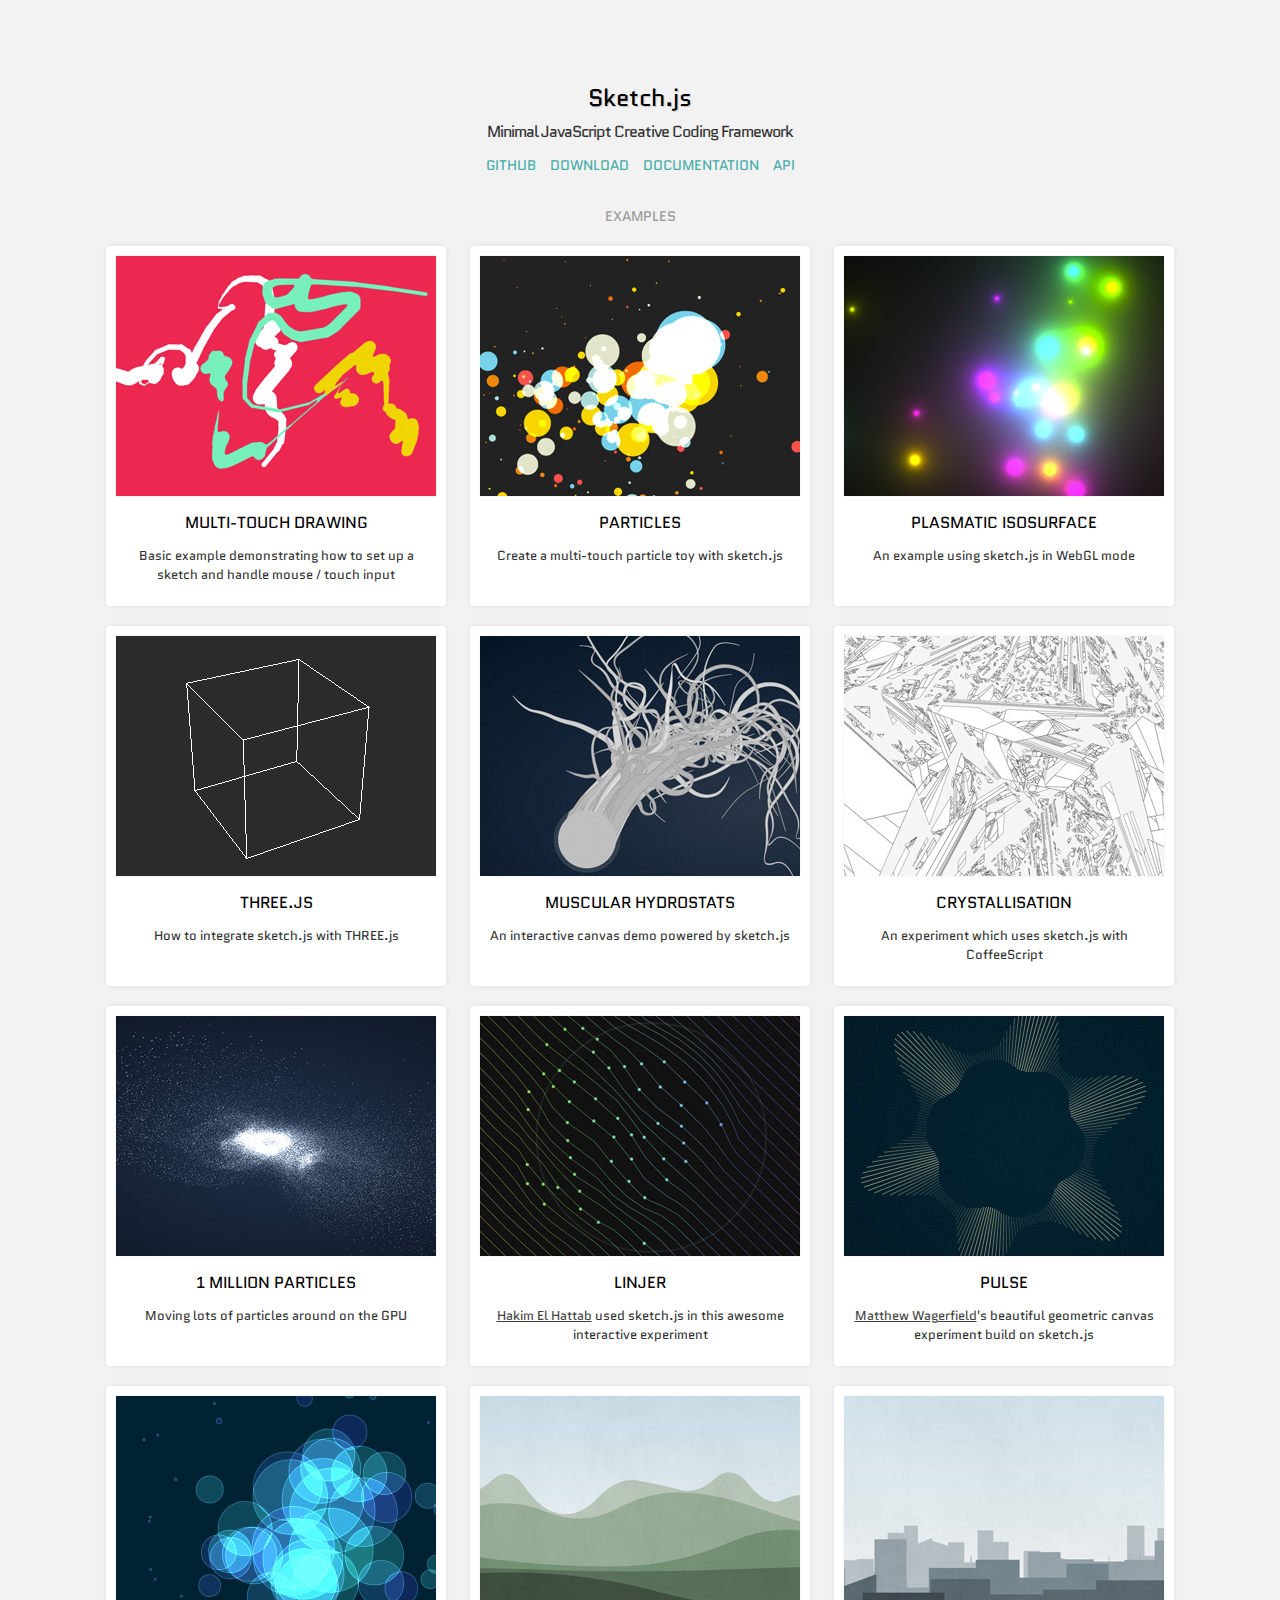
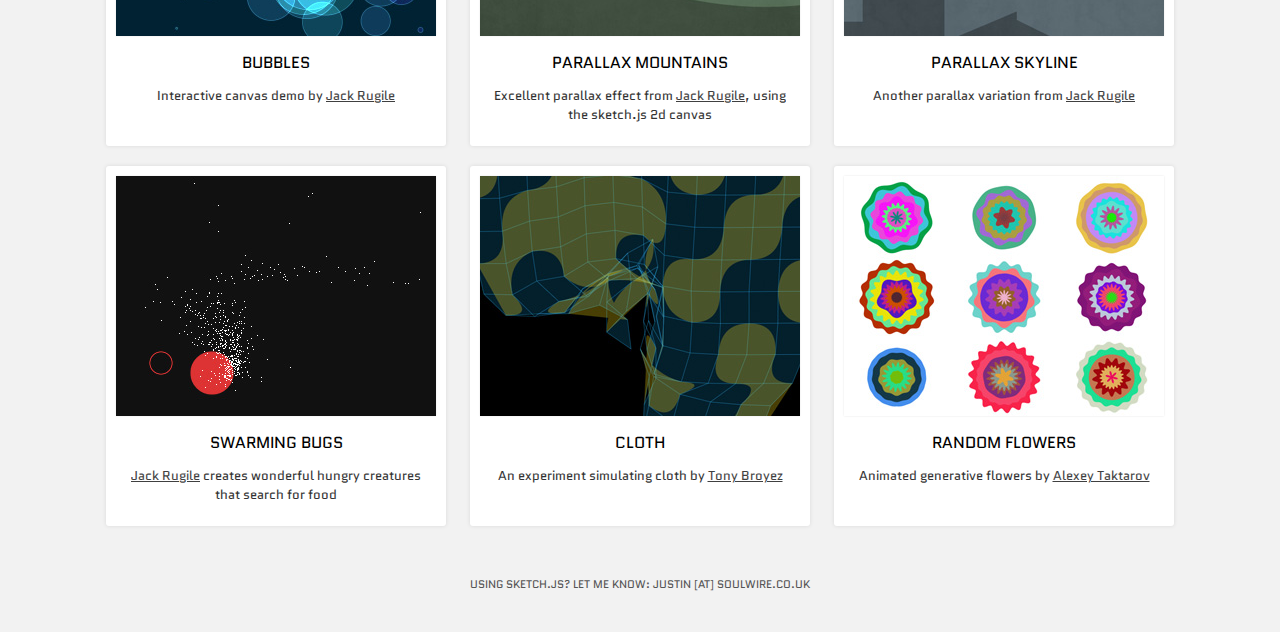
<file: sketch.js-master/index.html>
<html>
    <head>
        <title>sketch.js</title>
        <link rel="stylesheet" href="examples/css/main.css">
    </head>
    <body>
        <header class="introduction">
            <hgroup>
                <h1>Sketch.js</h1>
                <h2>Minimal JavaScript Creative Coding Framework</h2>
            </hgroup>
        </header>
        <nav class="navigation">
            <a href="https://github.com/soulwire/sketch.js">Github</a>
            <a href="https://github.com/soulwire/sketch.js/archive/master.zip">Download</a>
            <a href="https://github.com/soulwire/sketch.js/wiki/">Documentation</a>
            <a href="https://github.com/soulwire/sketch.js/wiki/API">API</a>
        </nav>
        <section class="showcase">
            <h3>Examples</h3>
            <figure>
                <a href="examples/drawing.html" target="_blank">
                    <img src="examples/img/drawing.jpg">
                </a>
                <figcaption>
                    <strong>Multi-touch drawing</strong>
                    <p>Basic example demonstrating how to set up a sketch and handle mouse / touch input</p>
                </figcaption>
            </figure>
            <figure>
                <a href="examples/particles.html" target="_blank">
                    <img src="examples/img/particles.jpg">
                </a>
                <figcaption>
                    <strong>Particles</strong>
                    <p>Create a multi-touch particle toy with sketch.js</p>
                </figcaption>
            </figure>
            <figure>
                <a href="http://soulwire.github.com/Plasmatic-Isosurface/" target="_blank">
                    <img src="examples/img/plasma.jpg">
                </a>
                <figcaption>
                    <strong>Plasmatic Isosurface</strong>
                    <p>An example using sketch.js in WebGL mode</p>
                </figcaption>
            </figure>
            <figure>
                <a href="examples/three.html" target="_blank">
                    <img src="examples/img/three.jpg">
                </a>
                <figcaption>
                    <strong>THREE.js</strong>
                    <p>How to integrate sketch.js with THREE.js</p>
                </figcaption>
            </figure>
            <figure>
                <a href="http://soulwire.github.com/Muscular-Hydrostats/" target="_blank">
                    <img src="examples/img/tentacles.jpg">
                </a>
                <figcaption>
                    <strong>Muscular Hydrostats</strong>
                    <p>An interactive canvas demo powered by sketch.js</p>
                </figcaption>
            </figure>
            <figure>
                <a href="http://soulwire.github.com/Crystallisation/" target="_blank">
                    <img src="examples/img/crystallization.jpg">
                </a>
                <figcaption>
                    <strong>Crystallisation</strong>
                    <p>An experiment which uses sketch.js with CoffeeScript</p>
                </figcaption>
            </figure>
            <figure>
                <a href="http://soulwire.github.io/WebGL-GPU-Particles/" target="_blank">
                    <img src="examples/img/webgl-particles.jpg">
                </a>
                <figcaption>
                    <strong>1 Million Particles</strong>
                    <p>Moving lots of particles around on the GPU</p>
                </figcaption>
            </figure>
            <figure>
                <a href="http://lab.hakim.se/linjer/" target="_blank">
                    <img src="examples/img/linjer.jpg">
                </a>
                <figcaption>
                    <strong>Linjer</strong>
                    <p><a href="http://hakim.se/" target="_blank">Hakim El Hattab</a> used sketch.js in this awesome interactive experiment</p>
                </figcaption>
            </figure>
            <figure>
                <a href="http://codepen.io/MatthewWagerfield/full/ueIln" target="_blank">
                    <img src="examples/img/pulse.jpg">
                </a>
                <figcaption>
                    <strong>Pulse</strong>
                    <p><a href="http://wagerfield.com/" target="_blank">Matthew Wagerfield</a>'s beautiful geometric canvas experiment build on sketch.js</p>
                </figcaption>
            </figure>
            <figure>
                <a href="http://codepen.io/jackrugile/full/IjKLt" target="_blank">
                    <img src="examples/img/bubbles.jpg">
                </a>
                <figcaption>
                    <strong>Bubbles</strong>
                    <p>Interactive canvas demo by <a href="http://jackrugile.com/" target="_blank">Jack Rugile</a></p>
                </figcaption>
            </figure>
            <figure>
                <a href="http://codepen.io/jackrugile/full/Apfyn" target="_blank">
                    <img src="examples/img/parallax.jpg">
                </a>
                <figcaption>
                    <strong>Parallax Mountains</strong>
                    <p>Excellent parallax effect from <a href="http://jackrugile.com/" target="_blank">Jack Rugile</a>, using the sketch.js 2d canvas</p>
                </figcaption>
            </figure>
            <figure>
                <a href="http://codepen.io/jackrugile/full/qLCuE" target="_blank">
                    <img src="examples/img/skyline.jpg">
                </a>
                <figcaption>
                    <strong>Parallax Skyline</strong>
                    <p>Another parallax variation from <a href="http://jackrugile.com/" target="_blank">Jack Rugile</a></p>
                </figcaption>
            </figure>
            <figure>
                <a href="http://codepen.io/jackrugile/full/swLat" target="_blank">
                    <img src="examples/img/swarm.jpg">
                </a>
                <figcaption>
                    <strong>Swarming Bugs</strong>
                    <p><a href="http://jackrugile.com/" target="_blank">Jack Rugile</a> creates wonderful hungry creatures that search for food</p>
                </figcaption>
            </figure>
            <figure>
                <a href="http://refactored.fr/physics/sketch/" target="_blank">
                    <img src="examples/img/cloth.jpg">
                </a>
                <figcaption>
                    <strong>Cloth</strong>
                    <p>An experiment simulating cloth by <a href="http://refactored.fr/" target="_blank">Tony Broyez</a></p>
                </figcaption>
            </figure>
            <figure>
                <a href="http://codepen.io/molefrog/full/pilHJ" target="_blank">
                    <img src="examples/img/flowers.jpg">
                </a>
                <figcaption>
                    <strong>Random Flowers</strong>
                    <p>Animated generative flowers by <a href="http://molefrog.com/" target="_blank">Alexey Taktarov</a></p>
                </figcaption>
            </figure>
        </section>
        <footer class="footer">
            <p>Using sketch.js? Let me know: justin [at] soulwire.co.uk</p>
        </footer>
    </body>
</html>
</file>
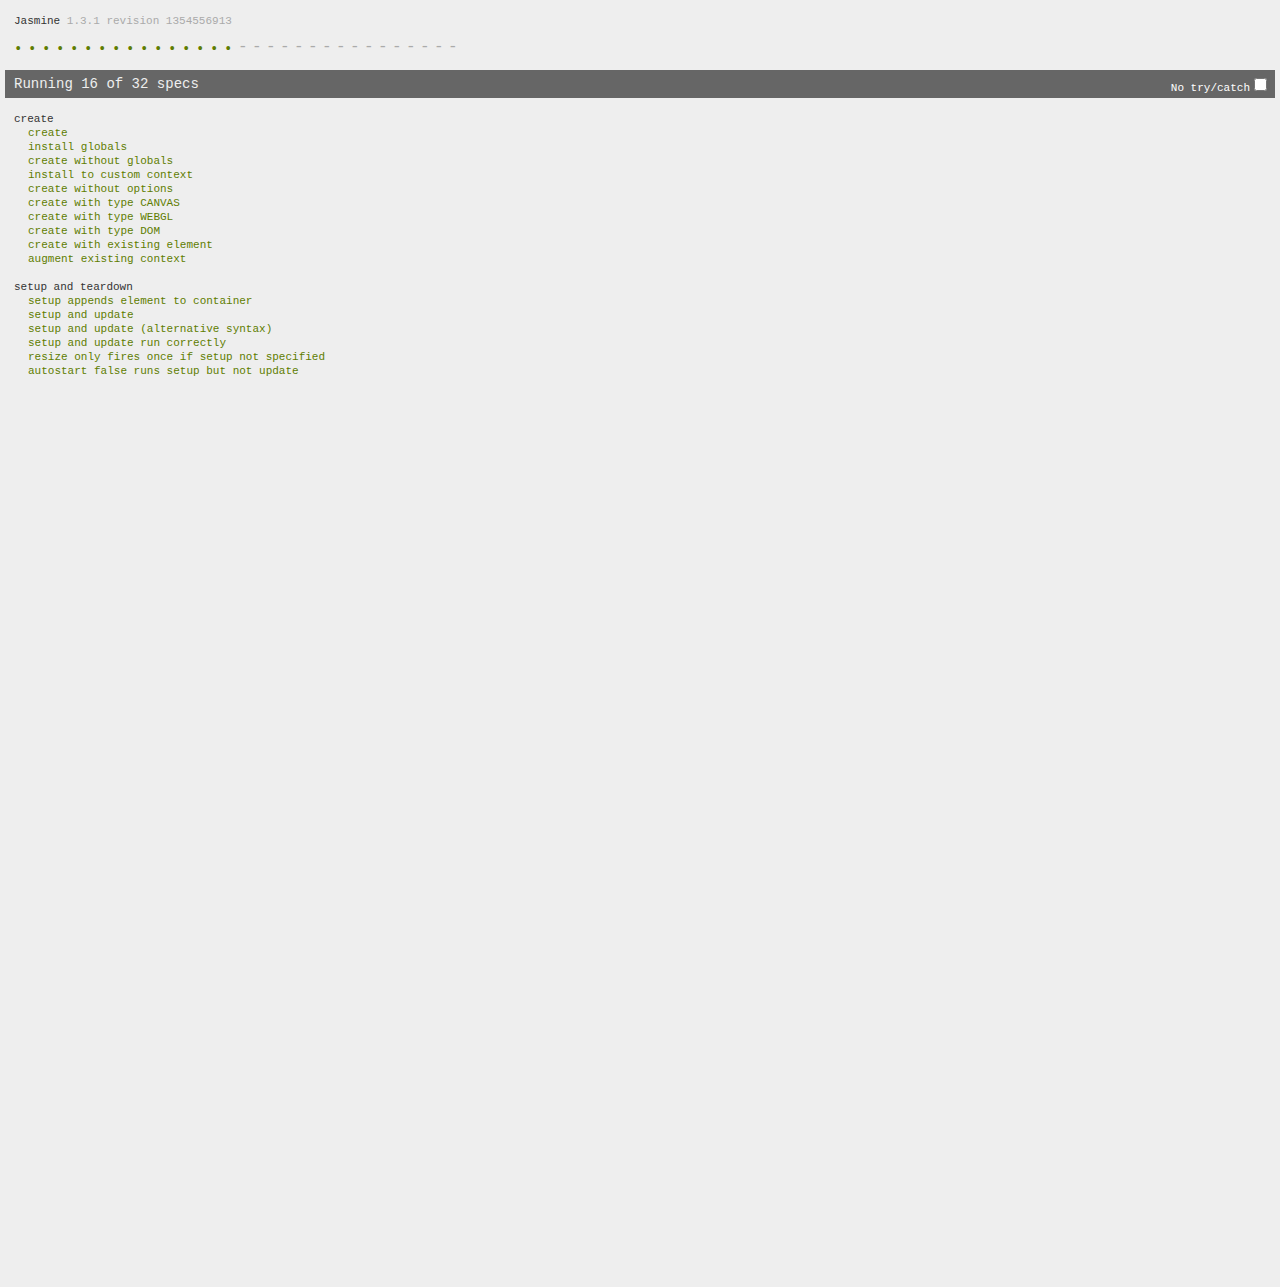
<file: sketch.js-master/tests/index.html>
<!doctype html>
<html>
<head>
    <title>Sketch.js Test Suite</title>
    <link rel="shortcut icon" type="image/png" href="jasmine/jasmine_favicon.png">
    <link rel="stylesheet" type="text/css" href="jasmine/jasmine.css">
    <meta name="viewport" content="width=device-width, initial-scale=1">
    <meta charset="UTF-8">
</head>
<body>
    <!-- Jasmine -->
    <script src="jasmine/jasmine.js"></script>
    <script src="jasmine/jasmine-html.js"></script>
    <!-- Sketch -->
    <script src="../js/sketch.js"></script>
    <!-- Specs -->
    <script src="spec/sketch.js"></script>
    <script>
        
        (function() {

            var jasmineEnv = jasmine.getEnv();
            jasmineEnv.updateInterval = 1000;

            var htmlReporter = new jasmine.HtmlReporter();

            jasmineEnv.addReporter( htmlReporter );

            jasmineEnv.specFilter = function( spec ) {
                return htmlReporter.specFilter( spec );
            };

            var currentWindowOnload = window.onload;

            window.onload = function() {

                if (currentWindowOnload) {
                    currentWindowOnload();
                }

                execJasmine();
            };

            function execJasmine() {
                jasmineEnv.execute();
            }

        })();

    </script>
</body>
</html>
</file>
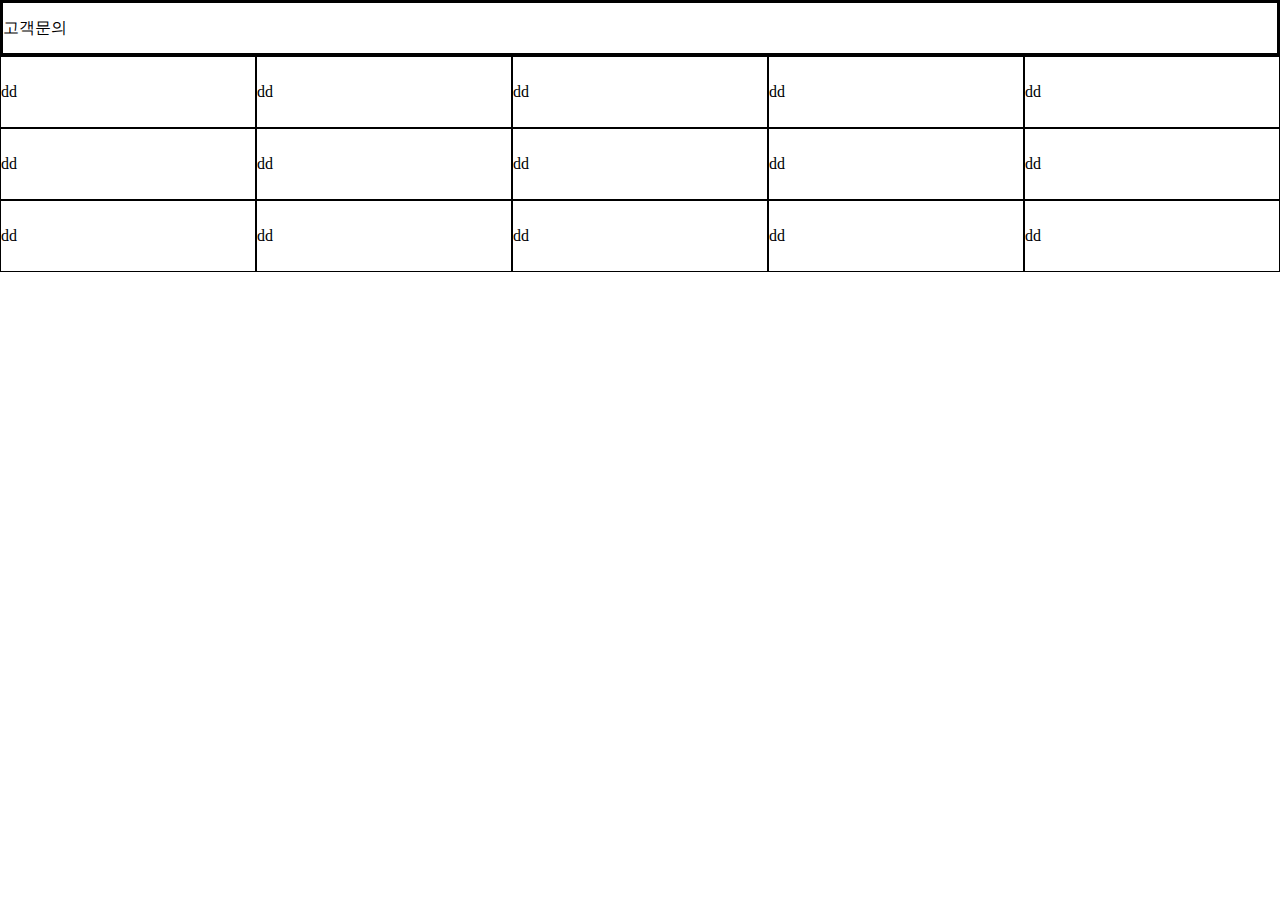
<file: 게시판 구조 예시.html>
<!DOCTYPE html>
<html lang="en">
<head>
    <meta charset="UTF-8">
    <title>Document</title>
</head>
<style>
    .title{width : 100%; border : 3px solid black; box-sizing: border-box; line-height : 50px;}
    *{margin : 0px; padding : 0px;}
    li,ol,ul{list-style: none;}
    body >ul>li{border : 1px solid black; box-sizing: border-box;}
    ul{}
    li{float : left;
    width : 20%; line-height : 70px;}
</style>

<body>
   <div class="title">고객문의</div>
   <ul>
       <li>dd</li>
       <li>dd</li>
       <li>dd</li>
       <li>dd</li>
       <li>dd</li>
   </ul>    
    <ul>
       <li>dd</li>
       <li>dd</li>
       <li>dd</li>
       <li>dd</li>
       <li>dd</li>
   </ul>    
      <ul>
       <li>dd</li>
       <li>dd</li>
       <li>dd</li>
       <li>dd</li>
       <li>dd</li>
   </ul>    
</body>
</html>
</file>
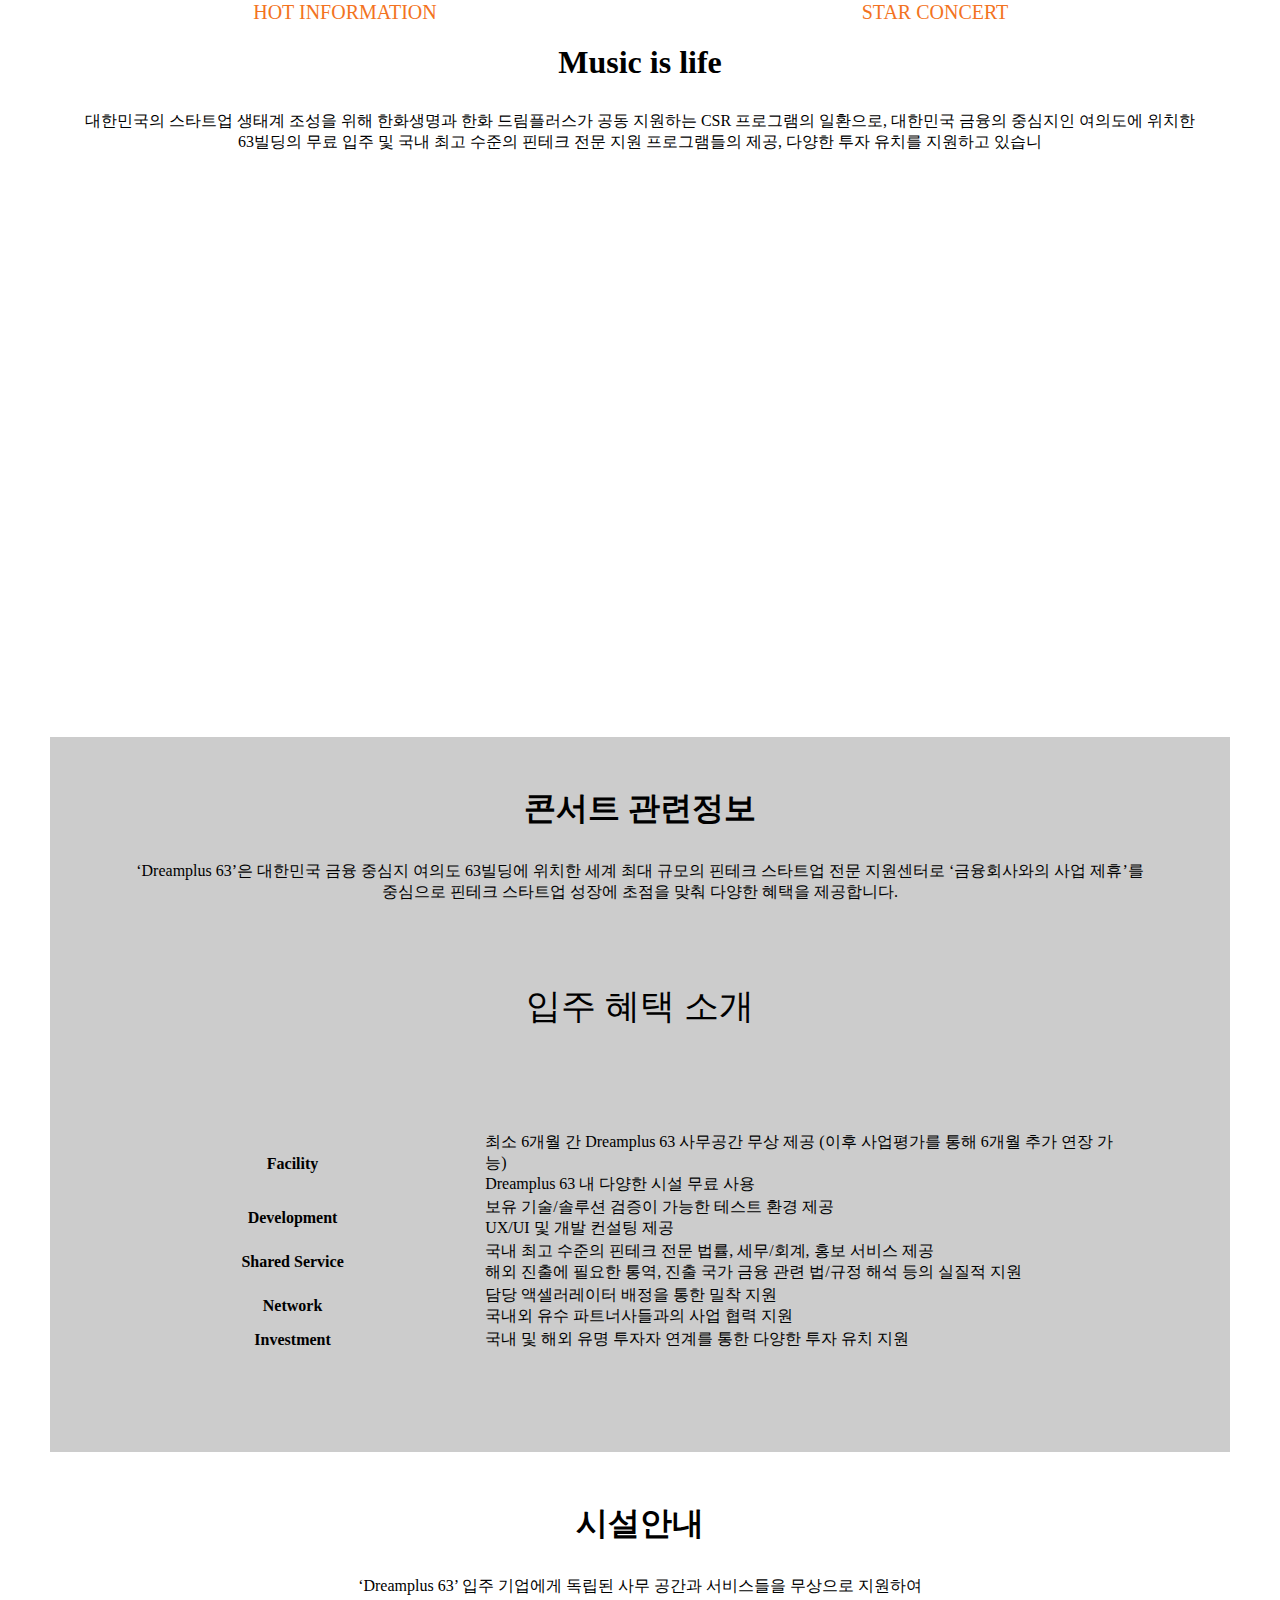
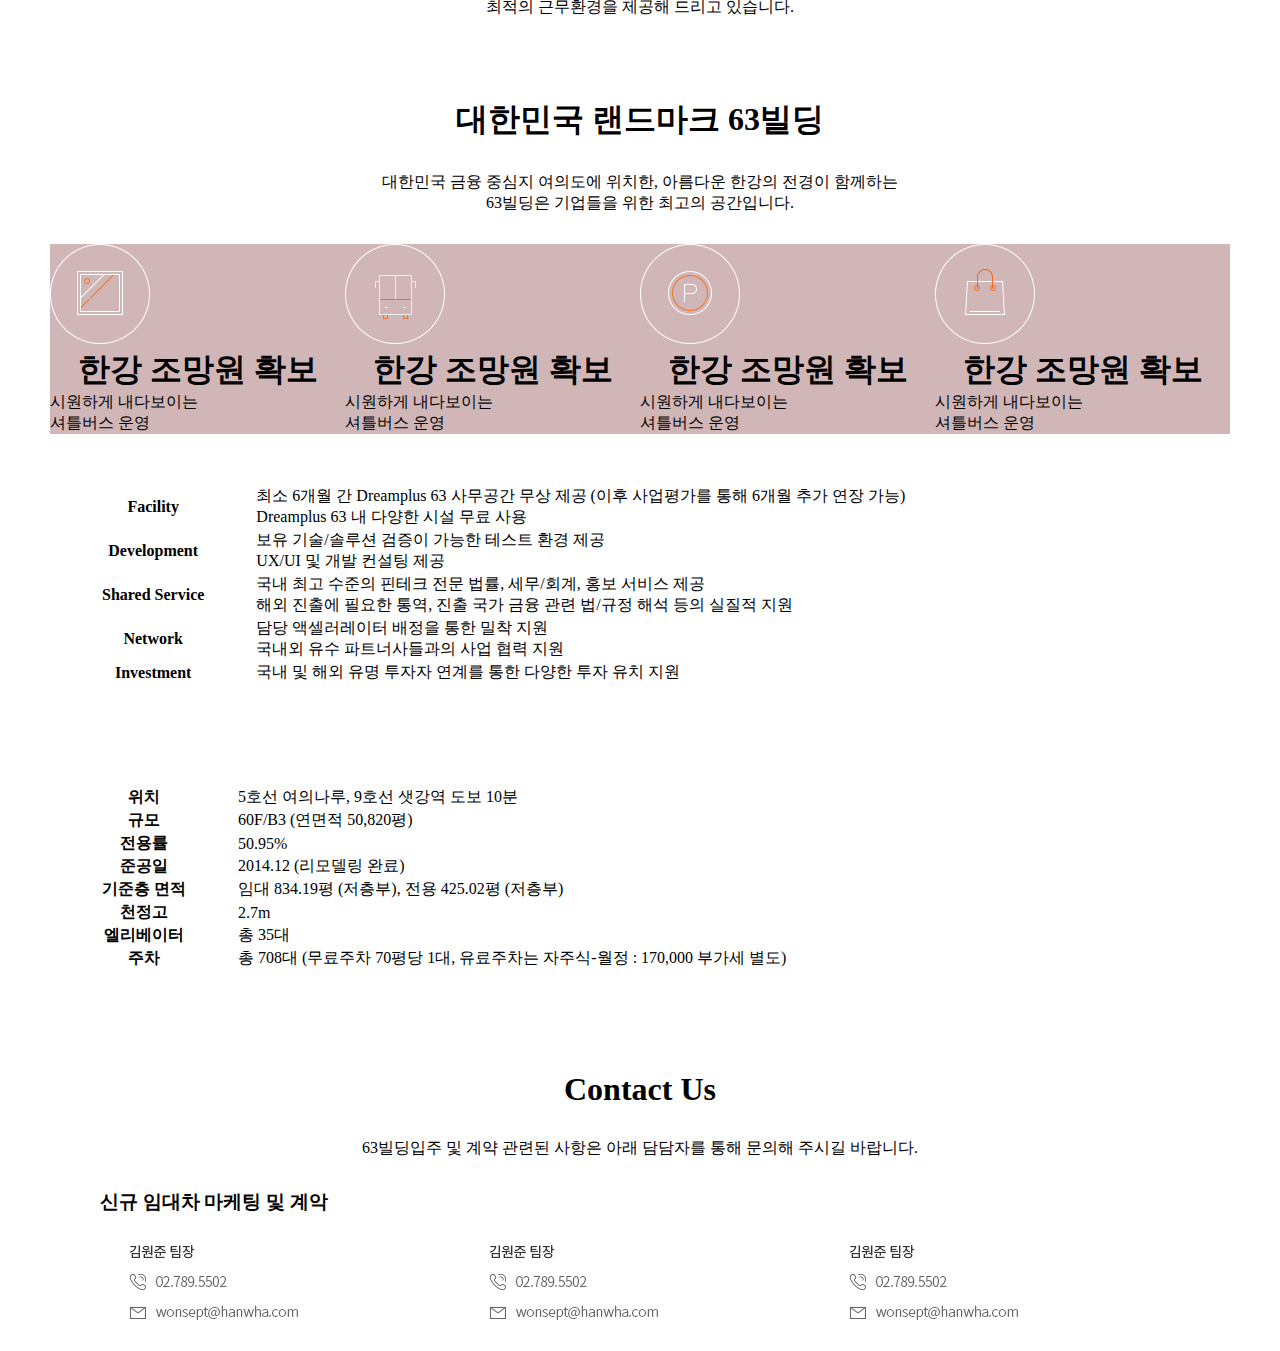
<file: 희준63과제/innovation.html>
<!DOCTYPE html>
<html lang="en">

<head>
    <meta charset="UTF-8">
    <title>innovation</title>
    <link rel="stylesheet" href="css/inoovation.css">
    <link rel="stylesheet" href="css/reset.css">
</head>

<body>
    <div id="wrap">
          <div class="tab_nav">
              <ul>
                  <li><a href="#">HOT INFORMATION</a></li>
                  <li><a href="#">STAR CONCERT</a></li>
              </ul>
              
              
          </div>
           
           
           
           
           
            <div class="article_one">

                    <div class="one_title">
                        <h1>Music is life</h1>
                    </div>
                    <p class="copy">
                    대한민국의 스타트업 생태계 조성을 위해 한화생명과 한화 드림플러스가 공동 지원하는 CSR 프로그램의 일환으로,
대한민국 금융의 중심지인 여의도에 위치한 63빌딩의 무료 입주 및
국내 최고 수준의 핀테크 전문 지원 프로그램들의 제공, 다양한 투자 유치를 지원하고 있습니
                    </p>
                    <div class="one_video">
                 
<iframe width="100%" height="550px" src="https://www.youtube.com/embed/kqckfuUnC1U" frameborder="0" allow="autoplay; encrypted-media" allowfullscreen></iframe>


                    </div>


             </div>


        
        
        <div class="article_two">
           <div class="one_title">
               <h1>콘서트 관련정보</h1>
           </div>
           
            <p class="copy">
                ‘Dreamplus 63’은 대한민국 금융 중심지 여의도 63빌딩에 위치한 세계 최대 규모의 핀테크 스타트업 전문 지원센터로
‘금융회사와의 사업 제휴’를 중심으로 핀테크 스타트업 성장에 초점을 맞춰 다양한 혜택을 제공합니다.
            </p>
        
             <div class="table_style1">
                <table>
                    <caption>입주 혜택 소개</caption>
                    <colgroup>
                        <col style="width:34%;" />
                        <col style="width:66%;" />
                    </colgroup>
                    <tbody>
                        <tr>
                            <th scope="row">
                                <p>Facility</p>
                            </th>
                            <td>
                                <ul class="grey_li">
                                    <li>최소 6개월 간 Dreamplus 63 사무공간 무상 제공 (이후 사업평가를 통해 6개월 추가 연장 가능)</li>
                                    <li>Dreamplus 63 내 다양한 시설 무료 사용</li>
                                </ul>
                            </td>
                        </tr>
                        <tr>
                            <th scope="row">
                                <p>Development</p>
                            </th>
                            <td>
                                <ul class="grey_li">
                                    <li>보유 기술/솔루션 검증이 가능한 테스트 환경 제공</li>
                                    <li>UX/UI 및 개발 컨설팅 제공</li>
                                </ul>
                            </td>
                        </tr>
                        <tr>
                            <th scope="row">
                                <p>Shared Service</p>
                            </th>
                            <td>
                                <ul class="grey_li">
                                    <li>국내 최고 수준의 핀테크 전문 법률, 세무/회계, 홍보 서비스 제공</li>
                                    <li>해외 진출에 필요한 통역, 진출 국가 금융 관련 법/규정 해석 등의 실질적 지원</li>
                                </ul>
                            </td>
                        </tr>
                        <tr>
                            <th scope="row">
                                <p>Network</p>
                            </th>
                            <td>
                                <ul class="grey_li">
                                    <li>담당 액셀러레이터 배정을 통한 밀착 지원</li>
                                    <li>국내외 유수 파트너사들과의 사업 협력 지원</li>
                                </ul>
                            </td>
                        </tr>
                        <tr>
                            <th scope="row">
                                <p>Investment</p>
                            </th>
                            <td>
                                <ul class="grey_li">
                                    <li>국내 및 해외 유명 투자자 연계를 통한 다양한 투자 유치 지원</li>
                                </ul>
                            </td>
                        </tr>
                    </tbody>
                </table>
       
       
       
            </div>
        
        
         </div>
        
        
        <div class="article_three">
            <div class="one_title">
                <h1>시설안내</h1>
            </div>
            <P class="copy">
                ‘Dreamplus 63’ 입주 기업에게 독립된 사무 공간과 서비스들을 무상으로 지원하여<br>최적의 근무환경을 제공해 드리고 있습니다.
            </P>

       
       
       
       
       
       
       
        </div>

        <div class="article_four">
        <div class="one_title">
            <h1>대한민국 랜드마크 63빌딩</h1>
        </div>
        <p class="copy">
           대한민국 금융 중심지 여의도에 위치한, 아름다운 한강의 전경이 함께하는<br>63빌딩은 기업들을 위한 최고의 공간입니다.</p>
           
        <div class="scene_content">
           <div class="img box">
            <figure class="img"> <img src="img/id02_section1_img1.png" alt="">  </figure>
            <h1>한강 조망원 확보</h1>
            <p>시원하게 내다보이는<br>
            셔틀버스 운영</p>
            </div>
            
            <div class="img box">
            <figure class="img"> <img src="img/id02_section1_img2.png" alt="">  </figure>
            <h1>한강 조망원 확보</h1>
            <p>시원하게 내다보이는<br>
            셔틀버스 운영</p>
            </div>
             <div class="img box">
            <figure class="img"> <img src="img/id02_section1_img3.png" alt="">  </figure>
            <h1>한강 조망원 확보</h1>
            <p>시원하게 내다보이는<br>
            셔틀버스 운영</p>
            </div>
             <div class="img box">
            <figure class="img"> <img src="img/id02_section1_img4.png" alt="">  </figure>
            <h1>한강 조망원 확보</h1>
            <p>시원하게 내다보이는<br>
            셔틀버스 운영</p>
            </div>
             <div class="table_style1">
                <table>
                
                    <tbody>
                        <tr>
                            <th scope="row">
                                <p>Facility</p>
                            </th>
                            <td>
                                <ul class="grey_li">
                                    <li>최소 6개월 간 Dreamplus 63 사무공간 무상 제공 (이후 사업평가를 통해 6개월 추가 연장 가능)</li>
                                    <li>Dreamplus 63 내 다양한 시설 무료 사용</li>
                                </ul>
                            </td>
                        </tr>
                        <tr>
                            <th scope="row">
                                <p>Development</p>
                            </th>
                            <td>
                                <ul class="grey_li">
                                    <li>보유 기술/솔루션 검증이 가능한 테스트 환경 제공</li>
                                    <li>UX/UI 및 개발 컨설팅 제공</li>
                                </ul>
                            </td>
                        </tr>
                        <tr>
                            <th scope="row">
                                <p>Shared Service</p>
                            </th>
                            <td>
                                <ul class="grey_li">
                                    <li>국내 최고 수준의 핀테크 전문 법률, 세무/회계, 홍보 서비스 제공</li>
                                    <li>해외 진출에 필요한 통역, 진출 국가 금융 관련 법/규정 해석 등의 실질적 지원</li>
                                </ul>
                            </td>
                        </tr>
                        <tr>
                            <th scope="row">
                                <p>Network</p>
                            </th>
                            <td>
                                <ul class="grey_li">
                                    <li>담당 액셀러레이터 배정을 통한 밀착 지원</li>
                                    <li>국내외 유수 파트너사들과의 사업 협력 지원</li>
                                </ul>
                            </td>
                        </tr>
                        <tr>
                            <th scope="row">
                                <p>Investment</p>
                            </th>
                            <td>
                                <ul class="grey_li">
                                    <li>국내 및 해외 유명 투자자 연계를 통한 다양한 투자 유치 지원</li>
                                </ul>
                            </td>
                        </tr>
                    </tbody>
                </table>
       
       
                <table>
                   
                    <tbody>
                        <tr>
                            <th scope="row">위치</th>
                            <td>5호선 여의나루, 9호선 샛강역 도보 10분</td>
                        </tr>
                        <tr>
                            <th scope="row">규모</th>
                            <td>60F/B3 (연면적 50,820평)</td>
                        </tr>
                        <tr>
                            <th scope="row">전용률</th>
                            <td>50.95%</td>
                        </tr>
                        <tr>
                            <th scope="row">준공일</th>
                            <td>2014.12 (리모델링 완료)</td>
                        </tr>
                        <tr>
                            <th scope="row">기준층 면적</th>
                            <td>임대 834.19평 (저층부), 전용 425.02평 (저층부)</td>
                        </tr>
                        <tr>
                            <th scope="row">천정고</th>
                            <td>2.7m</td>
                        </tr>
                        <tr>
                            <th scope="row">엘리베이터</th>
                            <td>총 35대</td>
                        </tr>
                        <tr>
                            <th scope="row">주차</th>
                            <td>총 708대 (무료주차 70평당 1대, 유료주차는 자주식-월정 : 170,000 부가세 별도)</td>
                        </tr>
                    </tbody>
                </table>

       
       
       
       
       
            </div>
        
            
            
            
            
            
            
            
        </div>
            

            
    
        
        

        </div>
        
        
        
        
        
        <div class="article_five">
            <div class="two_title">
                    <h1>Contact Us</h1>
            </div>
            <p class="copy">63빌딩입주 및 계약 관련된 사항은 아래 담담자를 통해 문의해 주시길 바랍니다.</p>
            <div class="scene_phone">
                <h3>신규 임대차 마케팅 및 계악</h3>
                
            <ul>
                <li><img src="img/contact_01.jpg" alt=""></li>
                
                <li><img src="img/contact_01.jpg" alt=""></li>
                <li><img src="img/contact_01.jpg" alt=""></li>
            </ul>
                
                
            </div>
            

       
       
       
        </div>



    </div>

</body>

</html>
</file>
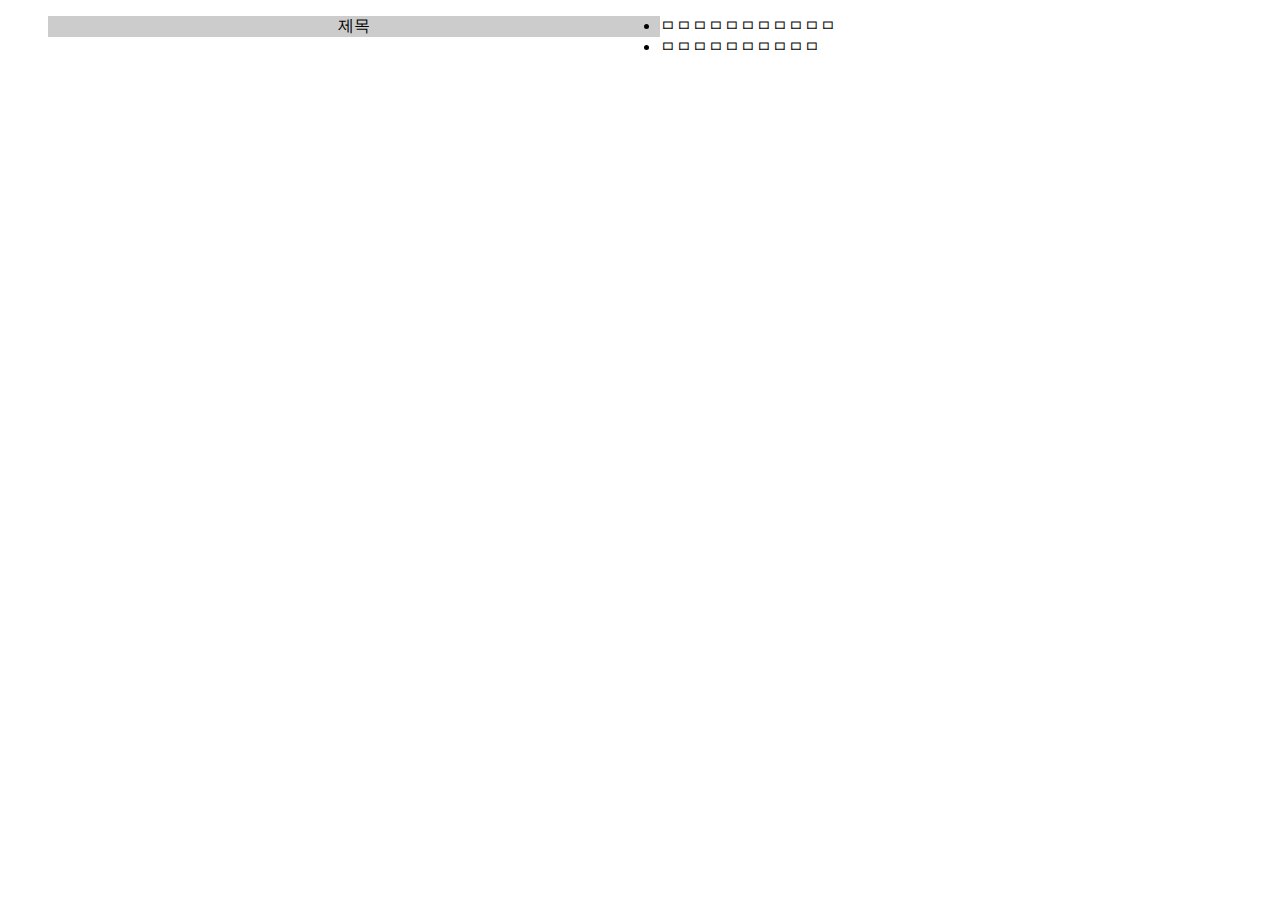
<file: 희준Innovation0416/pra.html>
<!DOCTYPE html>
<html lang="en">
<head>
    <meta charset="UTF-8">
    <title>html</title>
    <link rel="stylesheet" href="css/pra.css">
</head>
<body>
   
   <div class="gnb">
      <div class="block1">
       <ul>
           <li class="left"> 제목</li>
           <li class="right">ㅁㅁㅁㅁㅁㅁㅁㅁㅁㅁㅁ</li>
           <li class="right">ㅁㅁㅁㅁㅁㅁㅁㅁㅁㅁ</li>
       </ul>   
       
       </div>
       
   </div>
   
    
</body>
</html>
</file>
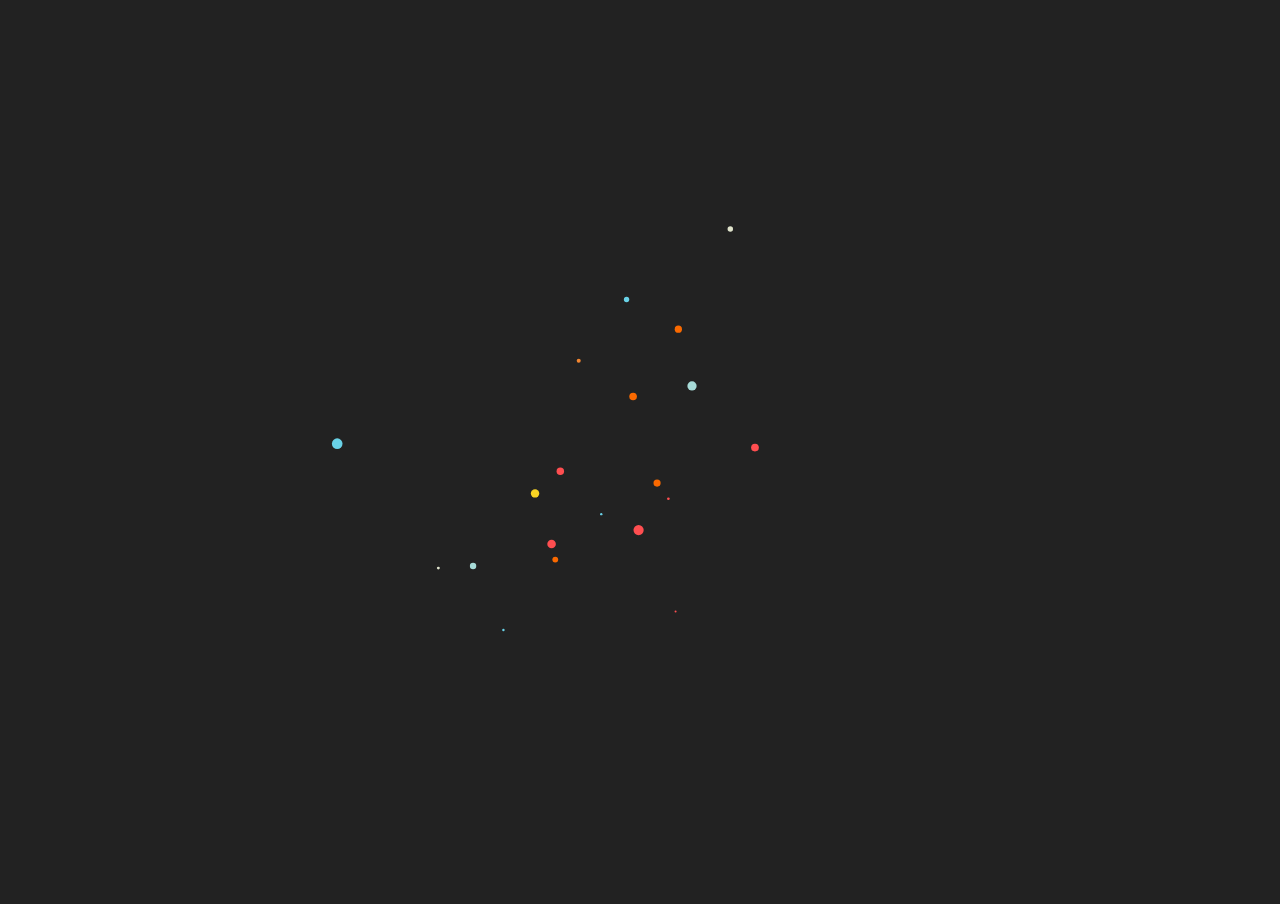
<file: sketch.js-master/examples/particles.html>
<!doctype html>
<html>
    <head>
        <title>sketch.js &raquo; Basic Example</title>
        <link rel="stylesheet" href="css/example.css">
        <style type="text/css">
            html, body {
                background: #222;
            }
        </style>
    </head>
    <body>
        <div id="container"></div>
        <header class="info">
            <hgroup class="about">
                <h1>sketch.js &rsaquo; particles</h1>
                <h2>Create a multi-touch particle toy with sketch.js</h2>
                <h3>Start drawing!</h3>
            </hgroup>
            <nav class="more">
                <a href="https://github.com/soulwire/sketch.js/archive/master.zip" target="_blank">Download</a>
                <a href="https://github.com/soulwire/sketch.js" target="_blank">View on Github</a>
            </nav>
        </header>
        <script src="../js/sketch.js"></script>
        <script>
        
        // ----------------------------------------
        // Particle
        // ----------------------------------------

        function Particle( x, y, radius ) {
            this.init( x, y, radius );
        }

        Particle.prototype = {

            init: function( x, y, radius ) {

                this.alive = true;

                this.radius = radius || 10;
                this.wander = 0.15;
                this.theta = random( TWO_PI );
                this.drag = 0.92;
                this.color = '#fff';

                this.x = x || 0.0;
                this.y = y || 0.0;

                this.vx = 0.0;
                this.vy = 0.0;
            },

            move: function() {

                this.x += this.vx;
                this.y += this.vy;

                this.vx *= this.drag;
                this.vy *= this.drag;

                this.theta += random( -0.5, 0.5 ) * this.wander;
                this.vx += sin( this.theta ) * 0.1;
                this.vy += cos( this.theta ) * 0.1;

                this.radius *= 0.96;
                this.alive = this.radius > 0.5;
            },

            draw: function( ctx ) {

                ctx.beginPath();
                ctx.arc( this.x, this.y, this.radius, 0, TWO_PI );
                ctx.fillStyle = this.color;
                ctx.fill();
            }
        };

        // ----------------------------------------
        // Example
        // ----------------------------------------

        var MAX_PARTICLES = 280;
        var COLOURS = [ '#69D2E7', '#A7DBD8', '#E0E4CC', '#F38630', '#FA6900', '#FF4E50', '#F9D423' ];

        var particles = [];
        var pool = [];

        var demo = Sketch.create({
            container: document.getElementById( 'container' ),
            retina: 'auto'
        });

        demo.setup = function() {

            // Set off some initial particles.
            var i, x, y;

            for ( i = 0; i < 20; i++ ) {
                x = ( demo.width * 0.5 ) + random( -100, 100 );
                y = ( demo.height * 0.5 ) + random( -100, 100 );
                demo.spawn( x, y );
            }
        };

        demo.spawn = function( x, y ) {
            
            var particle, theta, force;

            if ( particles.length >= MAX_PARTICLES )
                pool.push( particles.shift() );

            particle = pool.length ? pool.pop() : new Particle();
            particle.init( x, y, random( 5, 40 ) );

            particle.wander = random( 0.5, 2.0 );
            particle.color = random( COLOURS );
            particle.drag = random( 0.9, 0.99 );

            theta = random( TWO_PI );
            force = random( 2, 8 );

            particle.vx = sin( theta ) * force;
            particle.vy = cos( theta ) * force;

            particles.push( particle );
        };

        demo.update = function() {

            var i, particle;

            for ( i = particles.length - 1; i >= 0; i-- ) {

                particle = particles[i];

                if ( particle.alive ) particle.move();
                else pool.push( particles.splice( i, 1 )[0] );
            }
        };

        demo.draw = function() {

            demo.globalCompositeOperation  = 'lighter';

            for ( var i = particles.length - 1; i >= 0; i-- ) {
                particles[i].draw( demo );
            }
        };

        demo.mousemove = function() {

            var particle, theta, force, touch, max, i, j, n;

            for ( i = 0, n = demo.touches.length; i < n; i++ ) {

                touch = demo.touches[i], max = random( 1, 4 );
                for ( j = 0; j < max; j++ ) {
                  demo.spawn( touch.x, touch.y );
                }

            }
        };
        
        </script>
    </body>
</html>
</file>
<file: sketch.js-master/examples/css/main.css>
@import url(http://fonts.googleapis.com/css?family=Quantico);

html, body {

	font-family: 'Quantico', sans-serif;
	background: #f2f2f2;
	text-align: center;
	overflow: scroll;
	margin: 0;
}

a {

	-webkit-transition: color 300ms ease-out;
	-moz-transition: color 300ms ease-out;
	-ms-transition: color 300ms ease-out;
	-o-transition: color 300ms ease-out;
	transition: color 300ms ease-out;
}

.introduction {

	margin-top: 80px;
}

.introduction h1,
.introduction h2 {

	font-weight: 300;
	margin: 0px 0;
}

.introduction h1 {

	text-shadow: 1px 1px 1px rgba(0, 0, 0, 0.2);
	font-size: 24px;
	margin: 5px 0;
}

.introduction h2 {

	letter-spacing: -1px;
	font-size: 16px;
	opacity: 0.8;
}

.navigation {

	margin-bottom: 30px;
	margin-top: 10px;
}

.navigation a {

	text-decoration: none;
	text-transform: uppercase;
	font-size: 14px;
	margin: 0 5px;
	color: #45ADA8;
}

.navigation a:hover {

	color: #58DCC3;
}

.showcase {

	display: block;
}

.showcase h3 {

	text-transform: uppercase;
	font-weight: 300;
	font-size: 14px;
	margin: 10px 0;
	color: #999;
}

figure {

	-webkit-transition: box-shadow 300ms ease-out;
	-moz-transition: box-shadow 300ms ease-out;
	-ms-transition: box-shadow 300ms ease-out;
	-o-transition: box-shadow 300ms ease-out;
	transition: box-shadow 300ms ease-out;
}

figure {

	vertical-align: middle;
	border-radius: 3px;
	box-shadow: 0px 0px 4px rgba(0,0,0,0.1);
	background: #fff;
	display: inline-block;
	padding: 10px;
	margin: 10px;
	height: 340px;
	width: 320px;
}

figure a {

	text-decoration: none;
	color: #111;
}

figure img {

	box-shadow: 0px 0px 2px rgba(0,0,0,0.1);
	display: block;
	height: 240px;
	width: 320px;
}

figure figcaption {

	line-height: 1.4;
	font-size: 13px;
	padding: 0 5px;
	margin: 16px 0 0 0;
}

figure figcaption strong {

	text-transform: uppercase;
	font-weight: 300;
	font-size: 16px;
}

figure figcaption p {

	text-decoration: none;
	opacity: 0.8;
}

figure figcaption p a {

	text-decoration: underline;
}

figure:hover {

	box-shadow: 0px 0px 0px 4px rgba(0,0,0,0.1);
}

.footer {

	margin: 40px 0;
}

.footer p {

	text-transform: uppercase;
	font-weight: 300;
	font-size: 11px;
	margin: 10px 0 0 0;
	color: #555;
}
</file>
<file: sketch.js-master/tests/jasmine/jasmine.css>
body { background-color: #eeeeee; padding: 0; margin: 5px; overflow-y: scroll; }

#HTMLReporter { font-size: 11px; font-family: Monaco, "Lucida Console", monospace; line-height: 14px; color: #333333; }
#HTMLReporter a { text-decoration: none; }
#HTMLReporter a:hover { text-decoration: underline; }
#HTMLReporter p, #HTMLReporter h1, #HTMLReporter h2, #HTMLReporter h3, #HTMLReporter h4, #HTMLReporter h5, #HTMLReporter h6 { margin: 0; line-height: 14px; }
#HTMLReporter .banner, #HTMLReporter .symbolSummary, #HTMLReporter .summary, #HTMLReporter .resultMessage, #HTMLReporter .specDetail .description, #HTMLReporter .alert .bar, #HTMLReporter .stackTrace { padding-left: 9px; padding-right: 9px; }
#HTMLReporter #jasmine_content { position: fixed; right: 100%; }
#HTMLReporter .version { color: #aaaaaa; }
#HTMLReporter .banner { margin-top: 14px; }
#HTMLReporter .duration { color: #aaaaaa; float: right; }
#HTMLReporter .symbolSummary { overflow: hidden; *zoom: 1; margin: 14px 0; }
#HTMLReporter .symbolSummary li { display: block; float: left; height: 7px; width: 14px; margin-bottom: 7px; font-size: 16px; }
#HTMLReporter .symbolSummary li.passed { font-size: 14px; }
#HTMLReporter .symbolSummary li.passed:before { color: #5e7d00; content: "\02022"; }
#HTMLReporter .symbolSummary li.failed { line-height: 9px; }
#HTMLReporter .symbolSummary li.failed:before { color: #b03911; content: "x"; font-weight: bold; margin-left: -1px; }
#HTMLReporter .symbolSummary li.skipped { font-size: 14px; }
#HTMLReporter .symbolSummary li.skipped:before { color: #bababa; content: "\02022"; }
#HTMLReporter .symbolSummary li.pending { line-height: 11px; }
#HTMLReporter .symbolSummary li.pending:before { color: #aaaaaa; content: "-"; }
#HTMLReporter .exceptions { color: #fff; float: right; margin-top: 5px; margin-right: 5px; }
#HTMLReporter .bar { line-height: 28px; font-size: 14px; display: block; color: #eee; }
#HTMLReporter .runningAlert { background-color: #666666; }
#HTMLReporter .skippedAlert { background-color: #aaaaaa; }
#HTMLReporter .skippedAlert:first-child { background-color: #333333; }
#HTMLReporter .skippedAlert:hover { text-decoration: none; color: white; text-decoration: underline; }
#HTMLReporter .passingAlert { background-color: #a6b779; }
#HTMLReporter .passingAlert:first-child { background-color: #5e7d00; }
#HTMLReporter .failingAlert { background-color: #cf867e; }
#HTMLReporter .failingAlert:first-child { background-color: #b03911; }
#HTMLReporter .results { margin-top: 14px; }
#HTMLReporter #details { display: none; }
#HTMLReporter .resultsMenu, #HTMLReporter .resultsMenu a { background-color: #fff; color: #333333; }
#HTMLReporter.showDetails .summaryMenuItem { font-weight: normal; text-decoration: inherit; }
#HTMLReporter.showDetails .summaryMenuItem:hover { text-decoration: underline; }
#HTMLReporter.showDetails .detailsMenuItem { font-weight: bold; text-decoration: underline; }
#HTMLReporter.showDetails .summary { display: none; }
#HTMLReporter.showDetails #details { display: block; }
#HTMLReporter .summaryMenuItem { font-weight: bold; text-decoration: underline; }
#HTMLReporter .summary { margin-top: 14px; }
#HTMLReporter .summary .suite .suite, #HTMLReporter .summary .specSummary { margin-left: 14px; }
#HTMLReporter .summary .specSummary.passed a { color: #5e7d00; }
#HTMLReporter .summary .specSummary.failed a { color: #b03911; }
#HTMLReporter .description + .suite { margin-top: 0; }
#HTMLReporter .suite { margin-top: 14px; }
#HTMLReporter .suite a { color: #333333; }
#HTMLReporter #details .specDetail { margin-bottom: 28px; }
#HTMLReporter #details .specDetail .description { display: block; color: white; background-color: #b03911; }
#HTMLReporter .resultMessage { padding-top: 14px; color: #333333; }
#HTMLReporter .resultMessage span.result { display: block; }
#HTMLReporter .stackTrace { margin: 5px 0 0 0; max-height: 224px; overflow: auto; line-height: 18px; color: #666666; border: 1px solid #ddd; background: white; white-space: pre; }

#TrivialReporter { padding: 8px 13px; position: absolute; top: 0; bottom: 0; left: 0; right: 0; overflow-y: scroll; background-color: white; font-family: "Helvetica Neue Light", "Lucida Grande", "Calibri", "Arial", sans-serif; /*.resultMessage {*/ /*white-space: pre;*/ /*}*/ }
#TrivialReporter a:visited, #TrivialReporter a { color: #303; }
#TrivialReporter a:hover, #TrivialReporter a:active { color: blue; }
#TrivialReporter .run_spec { float: right; padding-right: 5px; font-size: .8em; text-decoration: none; }
#TrivialReporter .banner { color: #303; background-color: #fef; padding: 5px; }
#TrivialReporter .logo { float: left; font-size: 1.1em; padding-left: 5px; }
#TrivialReporter .logo .version { font-size: .6em; padding-left: 1em; }
#TrivialReporter .runner.running { background-color: yellow; }
#TrivialReporter .options { text-align: right; font-size: .8em; }
#TrivialReporter .suite { border: 1px outset gray; margin: 5px 0; padding-left: 1em; }
#TrivialReporter .suite .suite { margin: 5px; }
#TrivialReporter .suite.passed { background-color: #dfd; }
#TrivialReporter .suite.failed { background-color: #fdd; }
#TrivialReporter .spec { margin: 5px; padding-left: 1em; clear: both; }
#TrivialReporter .spec.failed, #TrivialReporter .spec.passed, #TrivialReporter .spec.skipped { padding-bottom: 5px; border: 1px solid gray; }
#TrivialReporter .spec.failed { background-color: #fbb; border-color: red; }
#TrivialReporter .spec.passed { background-color: #bfb; border-color: green; }
#TrivialReporter .spec.skipped { background-color: #bbb; }
#TrivialReporter .messages { border-left: 1px dashed gray; padding-left: 1em; padding-right: 1em; }
#TrivialReporter .passed { background-color: #cfc; display: none; }
#TrivialReporter .failed { background-color: #fbb; }
#TrivialReporter .skipped { color: #777; background-color: #eee; display: none; }
#TrivialReporter .resultMessage span.result { display: block; line-height: 2em; color: black; }
#TrivialReporter .resultMessage .mismatch { color: black; }
#TrivialReporter .stackTrace { white-space: pre; font-size: .8em; margin-left: 10px; max-height: 5em; overflow: auto; border: 1px inset red; padding: 1em; background: #eef; }
#TrivialReporter .finished-at { padding-left: 1em; font-size: .6em; }
#TrivialReporter.show-passed .passed, #TrivialReporter.show-skipped .skipped { display: block; }
#TrivialReporter #jasmine_content { position: fixed; right: 100%; }
#TrivialReporter .runner { border: 1px solid gray; display: block; margin: 5px 0; padding: 2px 0 2px 10px; }
</file>
<file: 희준63과제/css/inoovation.css>
@charset"utf-8";
#wrap{
    width:100%;
    max-width:1180px; 
    height:auto;
    margin: 0 auto;
    
}

.tab_nav{
    text-align: center;
    line-height: 25px;
    font-size: 20px;
    
}
.tab_nav>ul>li a{
    
color: #f37321;
}
.tab_nav>ul>li {
    width: 50%;
    height: 44px;
    float: left;
    
    
}

.article_one{
    width:100%;
    height:auto;
    
}


.one_title{ 
    text-align: center;
} 
p.copy{
    text-align: center;
    padding: 30px;
}
.one_video{
    text-align: center;
    width:100%;
    height: 100%;
    
}





.article_two{
    background: #ccc;
    padding: 50px;
}

.article_three{
    
    padding: 50px;
}

.article_four




.scene_content h1{
    text-align: center;
    box-sizing: border-box;
    
}

.scene_content .img.box{
    background:#d0b6b6;
    width: 25%;
    float: left;
   
    
}

.table_style1 table caption{
    font-size: 35px;
    padding:50px;
 
}

.table_style1 table{
    padding: 50px;
}

.table_style1 table th{
  padding-right: 50px;  
}

.article_five{
    padding: 50px;
/*    background:#f5f */
}
.article_five .two_title{
    text-align: center;
}
.article_five .scene_phone>ul>li{
    width: 33.3333%;
    float: left;
}
</file>
<file: 희준Innovation0416/css/pra.css>
@charset"utf-8";

.gnb{
    width: 100%;
    
}

.block{
     width: 100%;
}
.block1>ul>li.left{
    width: 50%;
    float: left;
    background: #ccc;
    list-style: none;
    text-align: center;
}

.block1>ul>li.right{
    width: 50%;
    float: right;
}
</file>
<file: sketch.js-master/examples/css/example.css>
@import url(http://fonts.googleapis.com/css?family=Quantico);

html, body {

    background: #f2f2f2;
    overflow: hidden;
    margin: 0;
}

/* Info */

@-webkit-keyframes show-info {
    0% { -webkit-transform: rotateY(120deg); }
    100% { -webkit-transform: rotateY(0deg); }
}

@-moz-keyframes show-info {
    0% { -moz-transform: rotateY(120deg); }
    100% { -moz-transform: rotateY(0deg); }
}

@-ms-keyframes show-info {
    0% { -ms-transform: rotateY(120deg); }
    100% { -ms-transform: rotateY(0deg); }
}

@-o-keyframes show-info {
    0% { -o-transform: rotateY(120deg); }
    100% { -o-transform: rotateY(0deg); }
}

@keyframes show-info {
    0% { transform: rotateY(120deg); }
    100% { transform: rotateY(0deg); }
}

.info {

    -webkit-transition: all 180ms ease-out;
    -moz-transition: all 180ms ease-out;
    -ms-transition: all 180ms ease-out;
    -o-transition: all 180ms ease-out;
    transition: all 180ms ease-out;

    -webkit-transform-style: preserve-3d;
    -moz-transform-style: preserve-3d;
    -ms-transform-style: preserve-3d;
    -o-transform-style: preserve-3d;
    transform-style: preserve-3d;

    -webkit-transform: perspective(800);
    -moz-transform: perspective(800);
    -ms-transform: perspective(800);
    -o-transform: perspective(800);
    transform: perspective(800);

    font-family: 'Quantico', sans-serif;
    position: absolute;
    font-size: 12px;
    opacity: 0.8;
    color: #fff;
    width: 240px;
    left: 0px;
    top: 20px;
}

.info:hover {

    box-shadow: 0 0 0 4px rgba(255,255,255,0.05);
    opacity: 1.0;
}

.info h1,
.info h2,
.info h3 {

    line-height: 1;
    margin: 5px 0;
}

.info a {

    -webkit-transition: all 200ms ease-out;
    -moz-transition: all 200ms ease-out;
    -ms-transition: all 200ms ease-out;
    -o-transition: all 200ms ease-out;
    transition: all 200ms ease-out;

    border-bottom: 1px dotted rgba(255,255,255,0.4);
    text-decoration: none;
    opacity: 0.6;
    color: #fff;
}

.info a:hover {

    opacity: 0.99;
}

.info .about, .info .more {

    -webkit-transform-origin: 0% 50%;
    -moz-transform-origin: 0% 50%;
    -ms-transform-origin: 0% 50%;
    -o-transform-origin: 0% 50%;
    transform-origin: 0% 50%;

    -webkit-transform: rotateY(120deg);
    -moz-transform: rotateY(120deg);
    -ms-transform: rotateY(120deg);
    -o-transform: rotateY(120deg);
    transform: rotateY(120deg);

    margin-bottom: 1px;
    background: rgba(0,0,0,0.8);
    padding: 12px 15px 12px 20px;
}

.info .about {

    -webkit-animation: show-info 500ms cubic-bezier(0.230, 1.000, 0.320, 1.000) 600ms 1 normal forwards;
    -moz-animation: show-info 500ms cubic-bezier(0.230, 1.000, 0.320, 1.000) 600ms 1 normal forwards;
    -ms-animation: show-info 500ms cubic-bezier(0.230, 1.000, 0.320, 1.000) 600ms 1 normal forwards;
    -o-animation: show-info 500ms cubic-bezier(0.230, 1.000, 0.320, 1.000) 600ms 1 normal forwards;
    animation: show-info 500ms cubic-bezier(0.230, 1.000, 0.320, 1.000) 600ms 1 normal forwards;

    padding-bottom: 15px;
}

.info .about a {
    
    opacity: 0.9;
}

.info .about h1 {

    letter-spacing: -1px;
    font-weight: 300;
    font-size: 19px;
    opacity: 0.95;
}

.info .about h2 {

    font-weight: 300;
    font-size: 13px;
    opacity: 0.8;
}

.info .about h3 {

    text-transform: uppercase;
    margin-top: 10px;
    font-size: 11px;
}

.info .about h3:before {

    margin-right: 2px;
    font-size: 14px;
    content: '\203A';
}

.info .more {

    -webkit-animation: show-info 500ms cubic-bezier(0.230, 1.000, 0.320, 1.000) 500ms 1 normal forwards;
    -moz-animation: show-info 500ms cubic-bezier(0.230, 1.000, 0.320, 1.000) 500ms 1 normal forwards;
    -ms-animation: show-info 500ms cubic-bezier(0.230, 1.000, 0.320, 1.000) 500ms 1 normal forwards;
    -o-animation: show-info 500ms cubic-bezier(0.230, 1.000, 0.320, 1.000) 500ms 1 normal forwards;
    animation: show-info 500ms cubic-bezier(0.230, 1.000, 0.320, 1.000) 500ms 1 normal forwards;

    padding: 5px 15px 10px 20px;
}

.info .more a {
    
    text-transform: uppercase;
    margin-right: 10px;
    font-size: 10px;
}​
</file>
